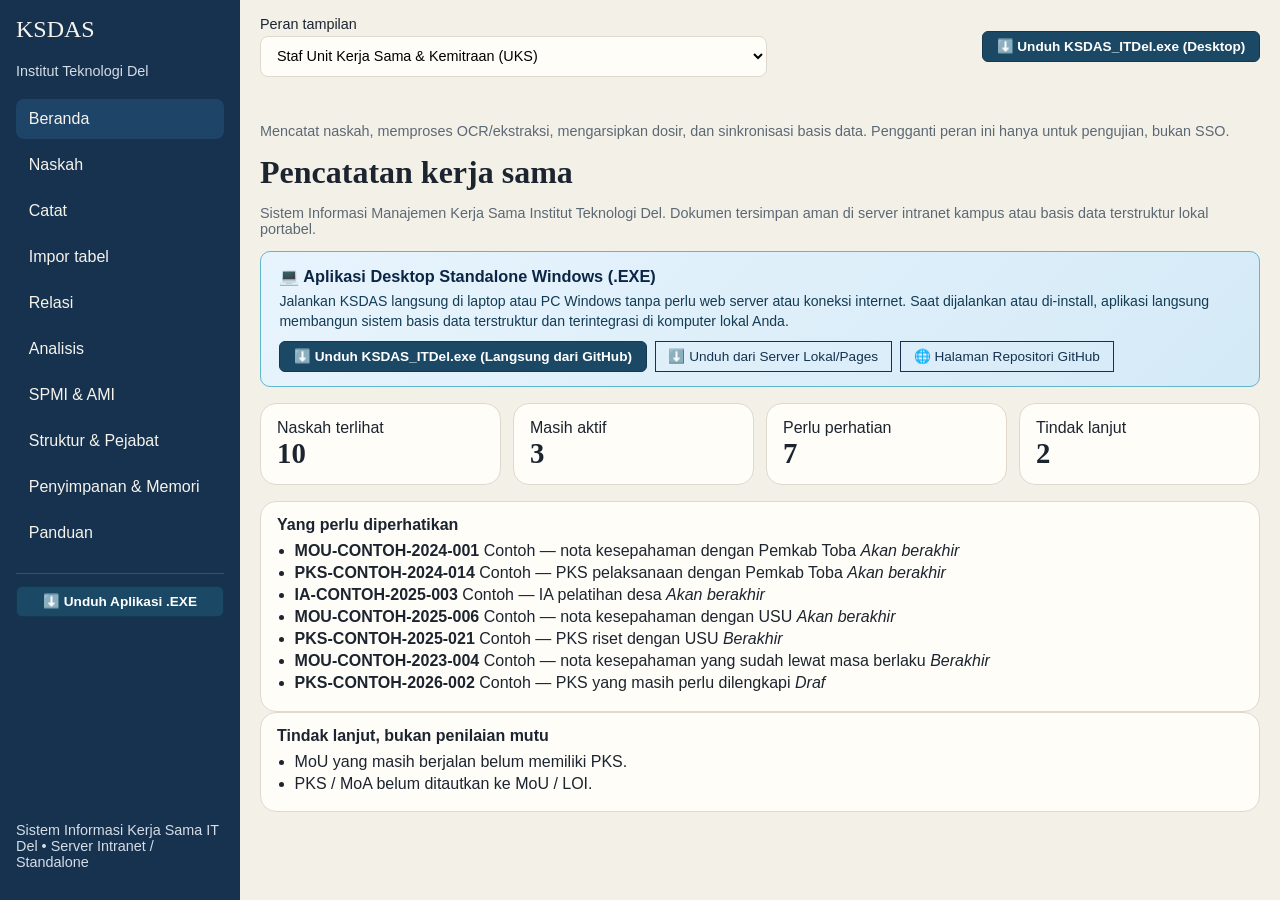
<file: index.html>
<!DOCTYPE html>
<html lang="id">
<head>
  <meta charset="utf-8">
  <meta name="viewport" content="width=device-width, initial-scale=1">
  <title>KSDAS IT Del - Sistem Informasi Kerja Sama</title>
  <meta name="description" content="Sistem Informasi Kerja Sama Institut Teknologi Del. Pencatatan naskah, modul OCR dan ekstraksi cerdas, saringan dan analisis Dekan/Kaprodi, serta migrasi data.">
  <meta http-equiv="Content-Security-Policy" content="default-src 'self'; script-src 'self' 'wasm-unsafe-eval' blob:; worker-src 'self' blob:; style-src 'self' 'unsafe-inline'; img-src 'self' data: blob:; connect-src 'self' data: blob:; object-src 'none'; base-uri 'self'; form-action 'self'">
  <meta name="referrer" content="no-referrer">
  <meta name="ksdas-token" content="{{KSDAS_TOKEN}}">
  <link rel="stylesheet" href="css/ksdas.css">
  <!-- Pustaka Offline Mandiri (Zero Network Dependency - 100% Berjalan Lokal) -->
  <script src="js/jszip.min.js"></script>
  <script src="js/pdf.min.js"></script>
</head>
<body>
  <div id="app"></div>
  <script src="js/ocr/preprocess.js"></script>
  <script src="js/ocr/langid-data.js"></script>
  <script src="js/ocr/langid.js"></script>
  <script src="js/ocr/engine.js"></script>
  <script src="js/extract.js"></script>
  <script src="js/config.js"></script>
  <script src="js/providers/core.js"></script>
  <script src="js/providers/cloud.js"></script>
  <script src="js/storage.js"></script>
  <script src="js/ksdas.js"></script>
</body>
</html>
</file>
<file: css/ksdas.css>
:root {
  --bg: #f3f0e8;
  --surface: #fffdf8;
  --ink: #1c2430;
  --muted: #5c6874;
  --line: #e0d8cc;
  --navy: #16324f;
  --fg: #f6f3ec;
  font-family: "Segoe UI", "Source Sans 3", sans-serif;
  color: var(--ink);
  background: var(--bg);
}
* { box-sizing: border-box; }
body { margin: 0; }
button, select, input, textarea { font: inherit; }
button { cursor: pointer; }
.shell { display: grid; grid-template-columns: 15rem 1fr; min-height: 100vh; }
aside { background: var(--navy); color: var(--fg); padding: 1rem; display: flex; flex-direction: column; gap: 0.35rem; }
.mark { font-family: Georgia, serif; font-size: 1.5rem; margin: 0; }
.sub, .foot, .muted { color: var(--muted); font-size: 0.9rem; }
aside .sub, aside .foot { color: #d5dde6; }
aside button { background: transparent; color: var(--fg); border: 0; text-align: left; border-radius: 8px; padding: 0.7rem 0.8rem; }
aside button.on, aside button:hover { background: #1e4468; }
.foot { margin-top: auto; }
header, main { padding: 1rem 1.25rem; }
header select, .row input, .row select, .form input, .form select, textarea { width: 100%; border: 1px solid var(--line); background: var(--surface); border-radius: 8px; padding: 0.65rem 0.75rem; }
h1 { font-family: Georgia, serif; font-weight: 600; margin: 0 0 0.4rem; }
h2 { font-size: 1rem; margin: 0 0 0.5rem; }
.stats { display: grid; grid-template-columns: repeat(4, 1fr); gap: 0.75rem; margin: 1rem 0; }
.stats div, section, .note { background: var(--surface); border: 1px solid var(--line); border-radius: 16px; padding: 0.9rem 1rem; }
.stats strong { display: block; font-family: Georgia, serif; font-size: 1.8rem; }
.row, .form { display: grid; gap: 0.6rem; margin: 0.8rem 0; }
.row { display: flex; flex-wrap: wrap; gap: 0.5rem; align-items: center; }
.row input { min-width: 200px; flex: 1.5; }
.row select { min-width: 130px; flex: 1; }
.form { grid-template-columns: 1fr 1fr; }
.form label, header label { display: grid; gap: 0.25rem; font-size: 0.9rem; }
button, .link { border-radius: 8px; }
main > button, .row button, .drop, #template, #read, #commit, #csv2, #reset, #blank, form button, .btn-primary {
  background: var(--navy); color: var(--fg); border: 0; padding: 0.7rem 0.9rem; width: fit-content;
}
.row button, #clear, .btn-subtle { background: var(--surface); color: var(--ink); border: 1px solid var(--line); }
.btn-subtle { background: transparent !important; color: var(--navy) !important; border: 1px solid var(--navy) !important; cursor: pointer; }
.selection-bar {
  display: flex;
  justify-content: space-between;
  align-items: center;
  background: #eaf2fa;
  border: 1px solid var(--navy);
  border-radius: 10px;
  padding: 0.65rem 0.9rem;
  margin: 0.6rem 0;
  gap: 0.6rem;
  flex-wrap: wrap;
}
.selection-bar button {
  background: var(--navy);
  color: var(--fg);
  border: 0;
  padding: 0.5rem 0.75rem;
  border-radius: 6px;
  font-size: 0.88rem;
}
.autofill-panel {
  background: #fdfbf7;
  border: 1px dashed var(--navy);
  border-radius: 10px;
  padding: 0.75rem 0.9rem;
  margin: 0.7rem 0;
}
.doc-select, #select-all {
  width: 17px;
  height: 17px;
  cursor: pointer;
  accent-color: var(--navy);
}
table { width: 100%; border-collapse: collapse; background: var(--surface); }
th, td { text-align: left; padding: 0.6rem; border-bottom: 1px solid var(--line); font-size: 0.92rem; vertical-align: top; }
th { cursor: pointer; user-select: none; }
.link { background: none; color: var(--navy); border: 0; padding: 0; font-weight: 700; }
.note { margin: 0.8rem 0; }
textarea { min-height: 8rem; }
.tablewrap { overflow-x: auto; }
ul { margin: 0; padding-left: 1.1rem; }
li { margin: 0.25rem 0; }
.ocr-ai-box {
  background: #f0f6fc;
  border: 1.5px solid var(--navy);
  border-radius: 12px;
  padding: 1rem 1.15rem;
  margin: 0.8rem 0 1rem;
}
.ai-status-card {
  background: var(--surface);
  border: 1px solid #c2d7ed;
  border-radius: 8px;
  padding: 0.85rem 1rem;
  margin-top: 0.6rem;
  font-size: 0.92rem;
}
.ai-status-card h3 {
  margin: 0 0 0.4rem;
  font-size: 0.98rem;
  color: var(--navy);
  display: flex;
  align-items: center;
  gap: 0.4rem;
}
.ai-findings-list {
  display: grid;
  grid-template-columns: repeat(auto-fit, minmax(280px, 1fr));
  gap: 0.35rem 0.8rem;
  margin: 0.4rem 0 0.6rem;
  padding-left: 1.1rem;
}
.badge-detected {
  display: inline-block;
  font-size: 0.75rem;
  background: #e1f0da;
  color: #216118;
  border-radius: 4px;
  padding: 0.15rem 0.4rem;
  margin-left: 0.4rem;
  font-weight: 600;
}
.btn-download-exe {
  display: inline-flex;
  align-items: center;
  gap: 0.45rem;
  background: #1b4965;
  color: #fff !important;
  font-weight: 700;
  font-size: 0.85rem;
  padding: 0.4rem 0.85rem;
  border-radius: 6px;
  text-decoration: none;
  border: 1px solid #133950;
  transition: background 0.2s, transform 0.1s;
}
.btn-download-exe:hover {
  background: #0f2c3f;
  transform: translateY(-1px);
}
.download-exe-banner {
  background: linear-gradient(135deg, #e8f4fd 0%, #d4eaf7 100%);
  border: 1.5px solid #62b6cb;
  border-radius: 10px;
  padding: 0.9rem 1.15rem;
  margin: 0.8rem 0 1rem;
}
.download-exe-banner h3 {
  margin: 0 0 0.3rem;
  color: #0b2545;
  font-size: 1.02rem;
  display: flex;
  align-items: center;
  gap: 0.4rem;
}
.download-exe-banner p {
  margin: 0.2rem 0 0.6rem;
  font-size: 0.88rem;
  color: #133c55;
  line-height: 1.45;
}
.download-btn-group {
  display: flex;
  flex-wrap: wrap;
  gap: 0.5rem;
  align-items: center;
}
.ocr-progress-box {
  background: #fff;
  border: 1px solid #84d2f6;
  border-radius: 8px;
  padding: 0.75rem 1rem;
  margin-top: 0.6rem;
  font-size: 0.88rem;
}
.ocr-progress-bar {
  width: 100%;
  height: 8px;
  background: #e0e0e0;
  border-radius: 4px;
  overflow: hidden;
  margin-top: 0.4rem;
}
.ocr-progress-fill {
  height: 100%;
  background: linear-gradient(90deg, #1b4965, #0077b6);
  width: 0%;
  transition: width 0.3s ease;
}
@media (max-width: 800px) {
  .shell { grid-template-columns: 1fr; }
  aside { position: static; }
  .stats, .form { grid-template-columns: 1fr; }
  .row { flex-direction: column; align-items: stretch; }
  .row input, .row select, .row button { width: 100%; }
}


/* ===== v1.0: alur unggah, validasi, dan penyimpanan ===== */
:root { --ok: #1f6b3a; --warn: #8a5a00; --bad: #9b1c1c; --focus: #0b57d0; --okbg: #e6f4ea; --warnbg: #fff4d6; --badbg: #fde8e8; --infobg: #eaf2fa; }
.sr { position: absolute; width: 1px; height: 1px; overflow: hidden; clip: rect(0 0 0 0); white-space: nowrap; }
:focus-visible { outline: 3px solid var(--focus); outline-offset: 2px; }
.small { font-size: 0.82rem; }
code { background: #efe9dd; padding: 0.05rem 0.3rem; border-radius: 4px; font-size: 0.86em; word-break: break-all; }
.dropzone { border: 2px dashed var(--navy); background: #f8fbff; border-radius: 12px; padding: 1.1rem; margin: 0.8rem 0; transition: background .15s; }
.dropzone.over { background: #e3effb; border-style: solid; }
.dz-title { font-weight: 700; color: var(--navy); font-size: 1.05rem; }
.btnrow { display: flex; gap: 0.5rem; flex-wrap: wrap; align-items: center; margin: 0.5rem 0; }
.btn-primary, .filebtn { display: inline-block; background: var(--navy); color: var(--fg); border: 1px solid var(--navy); border-radius: 8px; padding: 0.6rem 0.9rem; cursor: pointer; font-weight: 600; }
.btn-primary[disabled], .btn-subtle[disabled] { opacity: 0.55; cursor: not-allowed; }
.filebtn.btn-subtle { display: inline-block; padding: 0.6rem 0.9rem; font-weight: 600; }
.filebtn.dis { opacity: 0.55; cursor: not-allowed; }
.vbadge { display: inline-block; padding: 0.12rem 0.5rem; border-radius: 999px; font-size: 0.78rem; font-weight: 700; border: 1px solid; white-space: nowrap; }
.v-NEEDS_REVIEW { background: var(--warnbg); color: var(--warn); border-color: #e3c36d; }
.v-VALIDATED, .v-CORRECTED { background: var(--okbg); color: var(--ok); border-color: #8cc8a0; }
.v-REJECTED { background: var(--badbg); color: var(--bad); border-color: #e3a0a0; }
.v-DRAFT { background: #eee9df; color: #4a4338; border-color: #cfc7b6; }
.queue, .review, .batchsum, section.modebanner { margin: 0.9rem 0; }
.qhead { display: flex; justify-content: space-between; align-items: center; gap: 0.6rem; flex-wrap: wrap; }
tr.cur { background: #eaf2fa; }
.flags { background: var(--warnbg); border: 1px solid #e3c36d; border-radius: 10px; padding: 0.6rem 0.9rem; margin: 0.5rem 0; }
.manual { background: var(--infobg); border: 1px solid #b7cde4; border-radius: 10px; padding: 0.5rem 0.9rem; margin: 0.5rem 0; }
.manual.ok { background: var(--okbg); border-color: #8cc8a0; }
.fs { border: 0; padding: 0; margin: 0; display: contents; }
.form label.has-ex { border-left: 4px solid #b9b09c; padding-left: 0.5rem; }
.form label.lv-TINGGI { border-left-color: var(--ok); }
.form label.lv-SEDANG { border-left-color: #c58a00; }
.form label.lv-RENDAH { border-left-color: var(--bad); }
.fnote { font-size: 0.78rem; font-weight: 600; }
.fn-TINGGI { color: var(--ok); } .fn-SEDANG { color: var(--warn); } .fn-RENDAH { color: var(--bad); } .fn-edit { color: var(--navy); }
.fsrc { font-size: 0.78rem; color: var(--muted); }
.fsrc summary { cursor: pointer; }
.fsrc q { font-style: italic; word-break: break-word; }
.samples { margin-top: 0.5rem; font-size: 0.88rem; }
.cards { display: grid; grid-template-columns: repeat(auto-fit, minmax(230px, 1fr)); gap: 0.75rem; margin: 0.8rem 0; }
.card { background: var(--surface); border: 1px solid var(--line); border-radius: 14px; padding: 0.8rem 1rem; }
.card h2 { font-size: 0.95rem; color: var(--navy); }
.card p { margin: 0.25rem 0; }
progress { width: 100%; height: 0.8rem; accent-color: var(--navy); }
.modebanner { border-radius: 12px; padding: 0.7rem 1rem; border: 1px solid; }
.m-local { background: var(--okbg); border-color: #8cc8a0; }
.m-browser { background: var(--infobg); border-color: #b7cde4; }
.modebanner p { margin: 0.25rem 0 0; }
.ok { color: var(--ok); } .bad { color: var(--bad); }
.tree { max-height: 16rem; overflow: auto; font-size: 0.85rem; }
.row label { display: grid; gap: 0.2rem; font-size: 0.86rem; }
@media (max-width: 800px) { .qhead { align-items: stretch; } .btnrow > * { flex: 1 1 auto; text-align: center; } }

/* ===== v1.1: saran satu klik, ringkasan, langkah berikutnya ===== */
.alts { margin-top: 0.2rem; display: flex; flex-wrap: wrap; gap: 0.3rem; align-items: center; }
.chip { border: 1px solid var(--navy); background: #fff; color: var(--navy); border-radius: 999px; padding: 0.12rem 0.6rem; font-size: 0.78rem; cursor: pointer; max-width: 100%; text-align: left; }
.chip:hover { background: var(--infobg); }
.chip.chosen { background: var(--okbg); border-color: var(--ok); color: var(--ok); }
.summarybox { background: #fff; border: 1px solid var(--line); border-left: 4px solid var(--navy); border-radius: 8px; padding: 0.5rem 0.8rem; margin: 0.5rem 0; }
.actions { background: var(--infobg); border: 1px solid #b7cde4; border-radius: 10px; padding: 0.4rem 0.9rem; margin: 0.5rem 0; }
.actions ol { margin: 0.3rem 0 0.2rem; padding-left: 1.2rem; }
.act-isi { color: var(--bad); } .act-periksa { color: var(--warn); } .act-relasi, .act-konfirmasi { color: var(--navy); } .act-info { color: var(--muted); }
</file>
